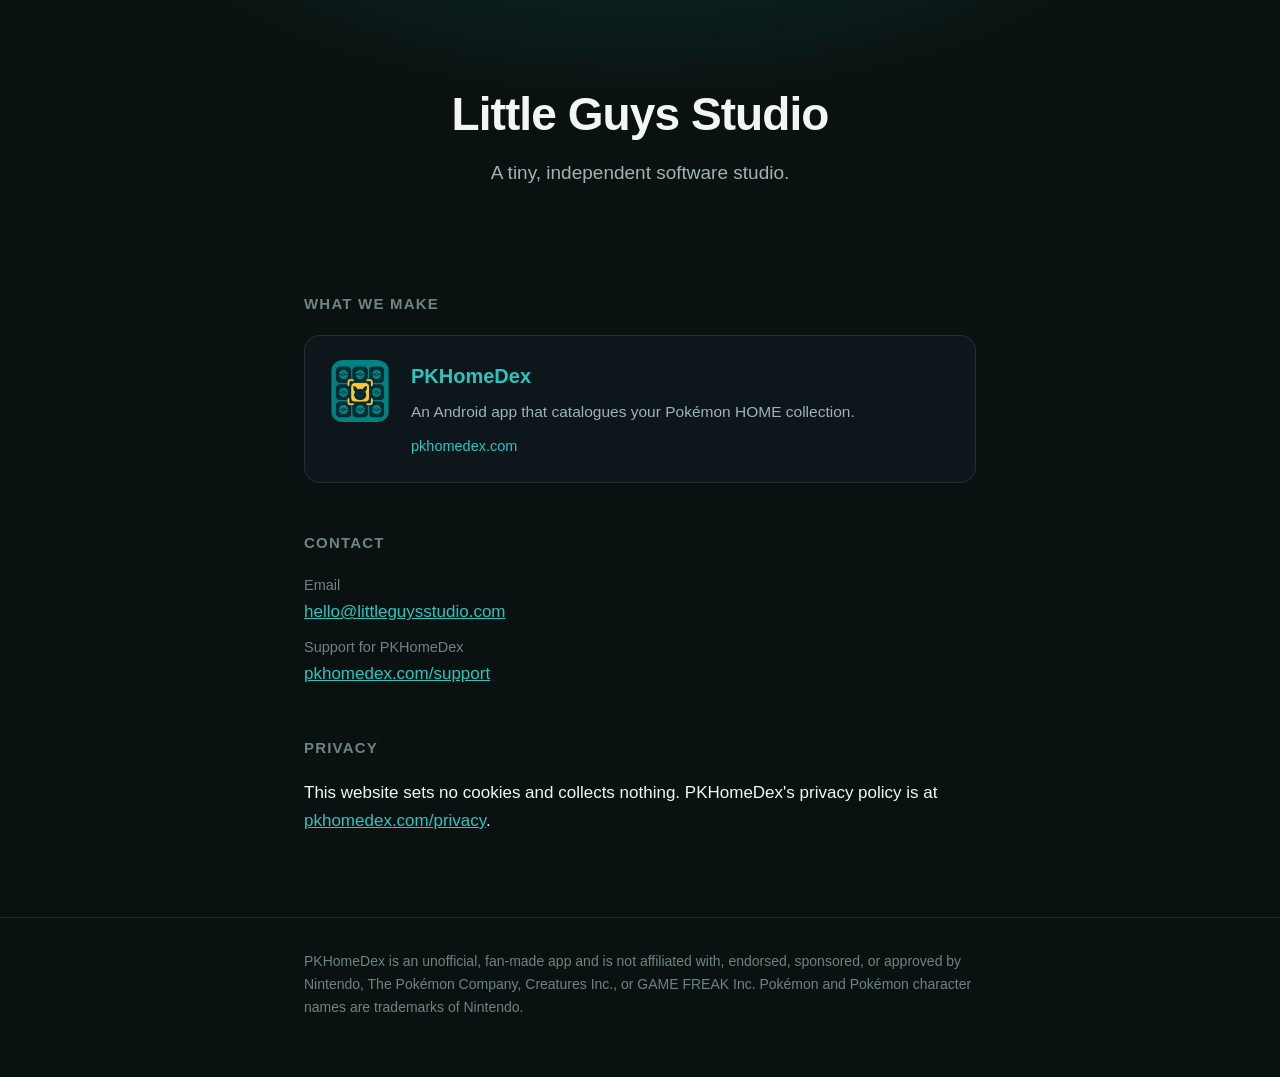
<file: index.html>
<!DOCTYPE html>
<html lang="en">
<head>
<meta charset="utf-8">
<meta name="viewport" content="width=device-width, initial-scale=1">
<title>Little Guys Studio</title>
<meta name="description" content="Little Guys Studio LLC is an independent software studio. We make PKHomeDex, an Android app for cataloguing a Pokémon HOME collection.">
<link rel="stylesheet" href="assets/style.css">
</head>
<body>

<header class="masthead">
  <div class="wrap">
    <h1>Little Guys Studio</h1>
    <p>
      A tiny, independent software studio.
    </p>
  </div>
</header>

<main>
  <div class="wrap">

    <h2>What we make</h2>

    <a class="product" href="https://pkhomedex.com">
      <img src="assets/pkhomedex-icon.png" alt="">
      <span>
        <h3>PKHomeDex</h3>
        <p>
          An Android app that catalogues your Pokémon HOME collection.
        </p>
        <span class="go">pkhomedex.com</span>
      </span>
    </a>

    <h2>Contact</h2>

    <div class="contact">
      <p>
        <span class="label">Email</span>
        <a href="mailto:hello@littleguysstudio.com">hello@littleguysstudio.com</a>
      </p>
      <p>
        <span class="label">Support for PKHomeDex</span>
        <a href="https://pkhomedex.com/support">pkhomedex.com/support</a>
      </p>
      <!--
        Play's organization verification checks that this site matches the
        business registration. Add the LLC's registered mailing address here
        before submitting for verification:

        <p>
          <span class="label">Mailing address</span>
          Little Guys Studio LLC<br>
          [street]<br>
          [city, state ZIP]<br>
          United States
        </p>
      -->
    </div>

    <h2>Privacy</h2>
    <div class="contact">
      <p>
        This website sets no cookies and collects nothing. PKHomeDex's privacy
        policy is at
        <a href="https://pkhomedex.com/privacy">pkhomedex.com/privacy</a>.
      </p>
    </div>

  </div>
</main>

<footer>
  <div class="wrap">
    <p>
      PKHomeDex is an unofficial, fan-made app and is not affiliated with,
      endorsed, sponsored, or approved by Nintendo, The Pokémon Company,
      Creatures Inc., or GAME FREAK Inc. Pokémon and Pokémon character names are
      trademarks of Nintendo.
    </p>
  </div>
</footer>

</body>
</html>
</file>
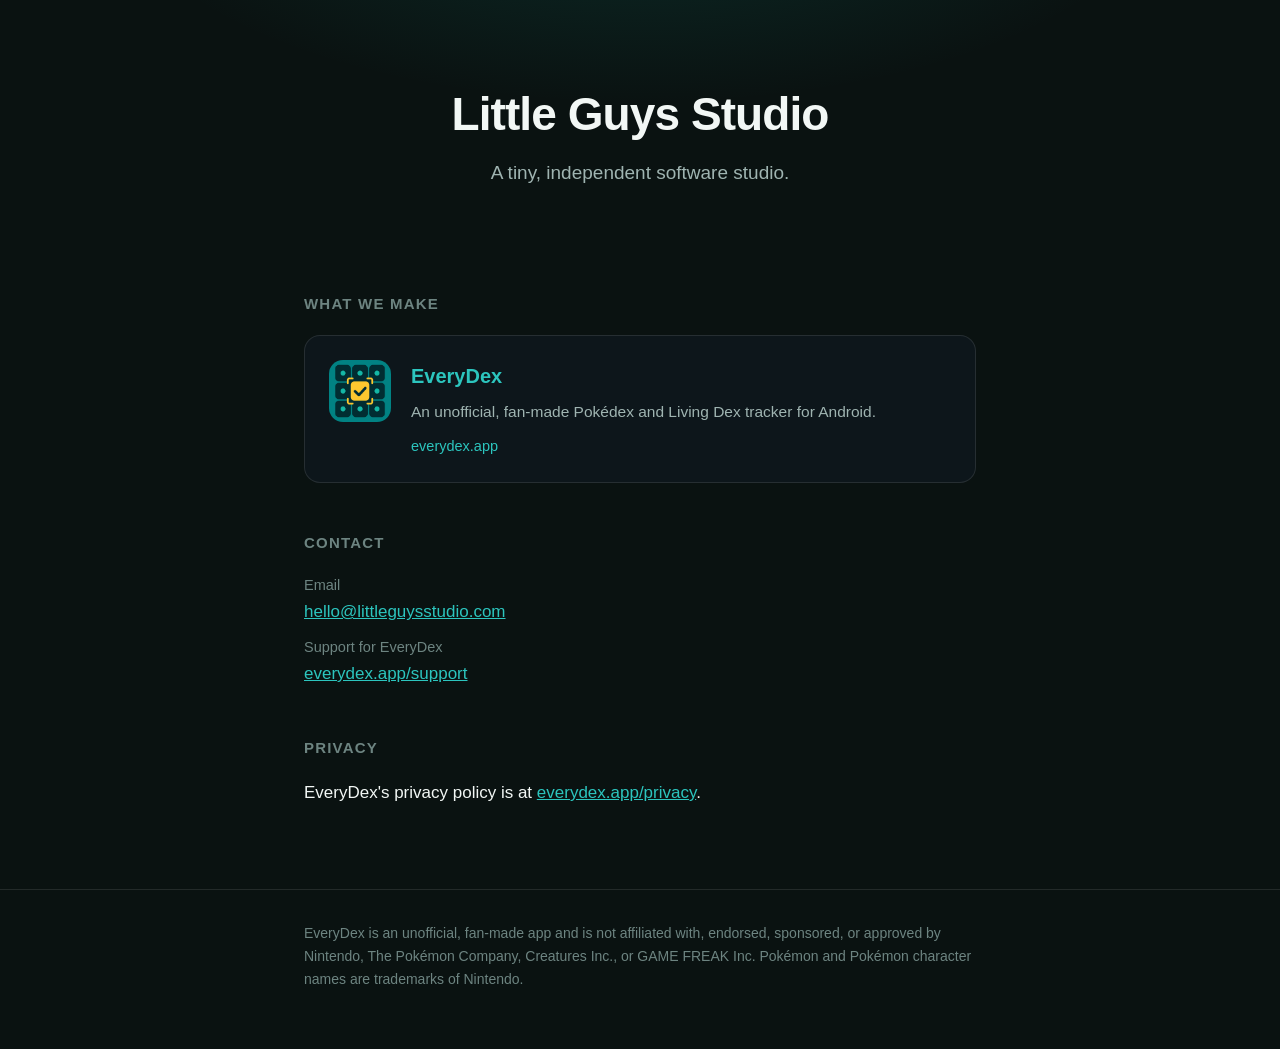
<file: public/index.html>
<!DOCTYPE html>
<html lang="en">
<head>
<meta charset="utf-8">
<meta name="viewport" content="width=device-width, initial-scale=1">
<title>Little Guys Studio</title>
<meta name="description" content="Little Guys Studio LLC is an independent software studio. We make EveryDex, an unofficial, fan-made Pokédex and Living Dex tracker for Android.">
<link rel="stylesheet" href="assets/style.css">
</head>
<body>

<header class="masthead">
  <div class="wrap">
    <h1>Little Guys Studio</h1>
    <p>
      A tiny, independent software studio.
    </p>
  </div>
</header>

<main>
  <div class="wrap">

    <h2>What we make</h2>

    <a class="product" href="https://everydex.app">
      <img src="assets/everydex-icon.png" alt="">
      <span>
        <h3>EveryDex</h3>
        <p>
          An unofficial, fan-made Pokédex and Living Dex tracker for Android.
        </p>
        <span class="go">everydex.app</span>
      </span>
    </a>

    <h2>Contact</h2>

    <div class="contact">
      <p>
        <span class="label">Email</span>
        <a href="mailto:hello@littleguysstudio.com">hello@littleguysstudio.com</a>
      </p>
      <p>
        <span class="label">Support for EveryDex</span>
        <a href="https://everydex.app/support">everydex.app/support</a>
      </p>
    </div>

    <h2>Privacy</h2>
    <div class="contact">
      <p>
        EveryDex's privacy policy is at
        <a href="https://everydex.app/privacy">everydex.app/privacy</a>.
      </p>
    </div>

  </div>
</main>

<footer>
  <div class="wrap">
    <p>
      EveryDex is an unofficial, fan-made app and is not affiliated with,
      endorsed, sponsored, or approved by Nintendo, The Pokémon Company,
      Creatures Inc., or GAME FREAK Inc. Pokémon and Pokémon character names are
      trademarks of Nintendo.
    </p>
  </div>
</footer>

</body>
</html>
</file>
<file: assets/style.css>
/* Little Guys Studio — company site.
   Shares the PKHomeDex palette so the two sites read as one outfit. */

:root {
  --teal: #14b8a6;
  --teal-bright: #2cc5be;
  --bg: #0a1211;
  --surface: #0d161b;
  --hairline: rgba(255, 255, 255, 0.10);
  --ink: #f2f7f5;
  --muted: #9fb4b1;
  --faint: #6d8481;
}

* { box-sizing: border-box; }

html { -webkit-text-size-adjust: 100%; }

body {
  margin: 0;
  background: var(--bg);
  color: var(--ink);
  font-family: -apple-system, BlinkMacSystemFont, "Segoe UI", Roboto,
    "Helvetica Neue", Arial, sans-serif;
  font-size: 17px;
  line-height: 1.65;
  display: flex;
  flex-direction: column;
  min-height: 100vh;
}

.wrap {
  width: 100%;
  max-width: 720px;
  margin: 0 auto;
  padding: 0 24px;
}

a { color: var(--teal-bright); }
a:hover { color: var(--teal); }

/* ---- masthead ---- */

.masthead {
  padding: 88px 0 56px;
  background:
    radial-gradient(760px 320px at 50% -120px, rgba(20, 184, 166, 0.16), transparent 70%);
  text-align: center;
}

.masthead h1 {
  margin: 0 0 16px;
  font-size: clamp(32px, 6vw, 46px);
  letter-spacing: -0.02em;
  line-height: 1.15;
}

.masthead p {
  margin: 0 auto;
  max-width: 540px;
  color: var(--muted);
  font-size: clamp(17px, 2.2vw, 19px);
}

/* ---- main ---- */

main { flex: 1 0 auto; padding-bottom: 72px; }

h2 {
  font-size: 15px;
  letter-spacing: 0.08em;
  text-transform: uppercase;
  color: var(--faint);
  margin: 48px 0 18px;
  font-weight: 600;
}

/* ---- product card ---- */

.product {
  display: flex;
  gap: 20px;
  align-items: flex-start;
  background: var(--surface);
  border: 1px solid var(--hairline);
  border-radius: 16px;
  padding: 24px;
  text-decoration: none;
  color: inherit;
}

.product:hover { border-color: var(--teal); }

.product img {
  width: 62px;
  height: 62px;
  border-radius: 14px;
  flex: none;
}

.product h3 {
  margin: 0 0 6px;
  font-size: 20px;
  color: var(--teal-bright);
}

.product p {
  margin: 0;
  color: var(--muted);
  font-size: 15.5px;
}

.product .go {
  margin-top: 10px;
  font-size: 14.5px;
  color: var(--teal-bright);
  display: block;
}

/* ---- contact ---- */

.contact p { margin: 0 0 10px; }

.contact .label {
  color: var(--faint);
  font-size: 14.5px;
  display: block;
}

/* ---- footer ---- */

footer {
  flex: none;
  border-top: 1px solid var(--hairline);
  padding: 32px 0 48px;
  color: var(--faint);
  font-size: 14px;
}

footer p { margin: 0 0 10px; }

@media (max-width: 560px) {
  body { font-size: 16px; }
  .masthead { padding: 60px 0 40px; }
  .product { flex-direction: column; gap: 16px; }
}
</file>
<file: public/assets/style.css>
/* Little Guys Studio — company site.
   Shares the EveryDex palette so the two sites read as one outfit. */

:root {
  --teal: #14b8a6;
  --teal-bright: #2cc5be;
  --bg: #0a1211;
  --surface: #0d161b;
  --hairline: rgba(255, 255, 255, 0.10);
  --ink: #f2f7f5;
  --muted: #9fb4b1;
  --faint: #6d8481;
}

* { box-sizing: border-box; }

html { -webkit-text-size-adjust: 100%; }

body {
  margin: 0;
  background: var(--bg);
  color: var(--ink);
  font-family: -apple-system, BlinkMacSystemFont, "Segoe UI", Roboto,
    "Helvetica Neue", Arial, sans-serif;
  font-size: 17px;
  line-height: 1.65;
  display: flex;
  flex-direction: column;
  min-height: 100vh;
}

.wrap {
  width: 100%;
  max-width: 720px;
  margin: 0 auto;
  padding: 0 24px;
}

a { color: var(--teal-bright); }
a:hover { color: var(--teal); }

/* ---- masthead ---- */

.masthead {
  padding: 88px 0 56px;
  background:
    radial-gradient(760px 320px at 50% -120px, rgba(20, 184, 166, 0.16), transparent 70%);
  text-align: center;
}

.masthead h1 {
  margin: 0 0 16px;
  font-size: clamp(32px, 6vw, 46px);
  letter-spacing: -0.02em;
  line-height: 1.15;
}

.masthead p {
  margin: 0 auto;
  max-width: 540px;
  color: var(--muted);
  font-size: clamp(17px, 2.2vw, 19px);
}

/* ---- main ---- */

main { flex: 1 0 auto; padding-bottom: 72px; }

h2 {
  font-size: 15px;
  letter-spacing: 0.08em;
  text-transform: uppercase;
  color: var(--faint);
  margin: 48px 0 18px;
  font-weight: 600;
}

/* ---- product card ---- */

.product {
  display: flex;
  gap: 20px;
  align-items: flex-start;
  background: var(--surface);
  border: 1px solid var(--hairline);
  border-radius: 16px;
  padding: 24px;
  text-decoration: none;
  color: inherit;
}

.product:hover { border-color: var(--teal); }

.product img {
  width: 62px;
  height: 62px;
  border-radius: 14px;
  flex: none;
}

.product h3 {
  margin: 0 0 6px;
  font-size: 20px;
  color: var(--teal-bright);
}

.product p {
  margin: 0;
  color: var(--muted);
  font-size: 15.5px;
}

.product .go {
  margin-top: 10px;
  font-size: 14.5px;
  color: var(--teal-bright);
  display: block;
}

/* ---- contact ---- */

.contact p { margin: 0 0 10px; }

.contact .label {
  color: var(--faint);
  font-size: 14.5px;
  display: block;
}

/* ---- footer ---- */

footer {
  flex: none;
  border-top: 1px solid var(--hairline);
  padding: 32px 0 48px;
  color: var(--faint);
  font-size: 14px;
}

footer p { margin: 0 0 10px; }

@media (max-width: 560px) {
  body { font-size: 16px; }
  .masthead { padding: 60px 0 40px; }
  .product { flex-direction: column; gap: 16px; }
}
</file>
